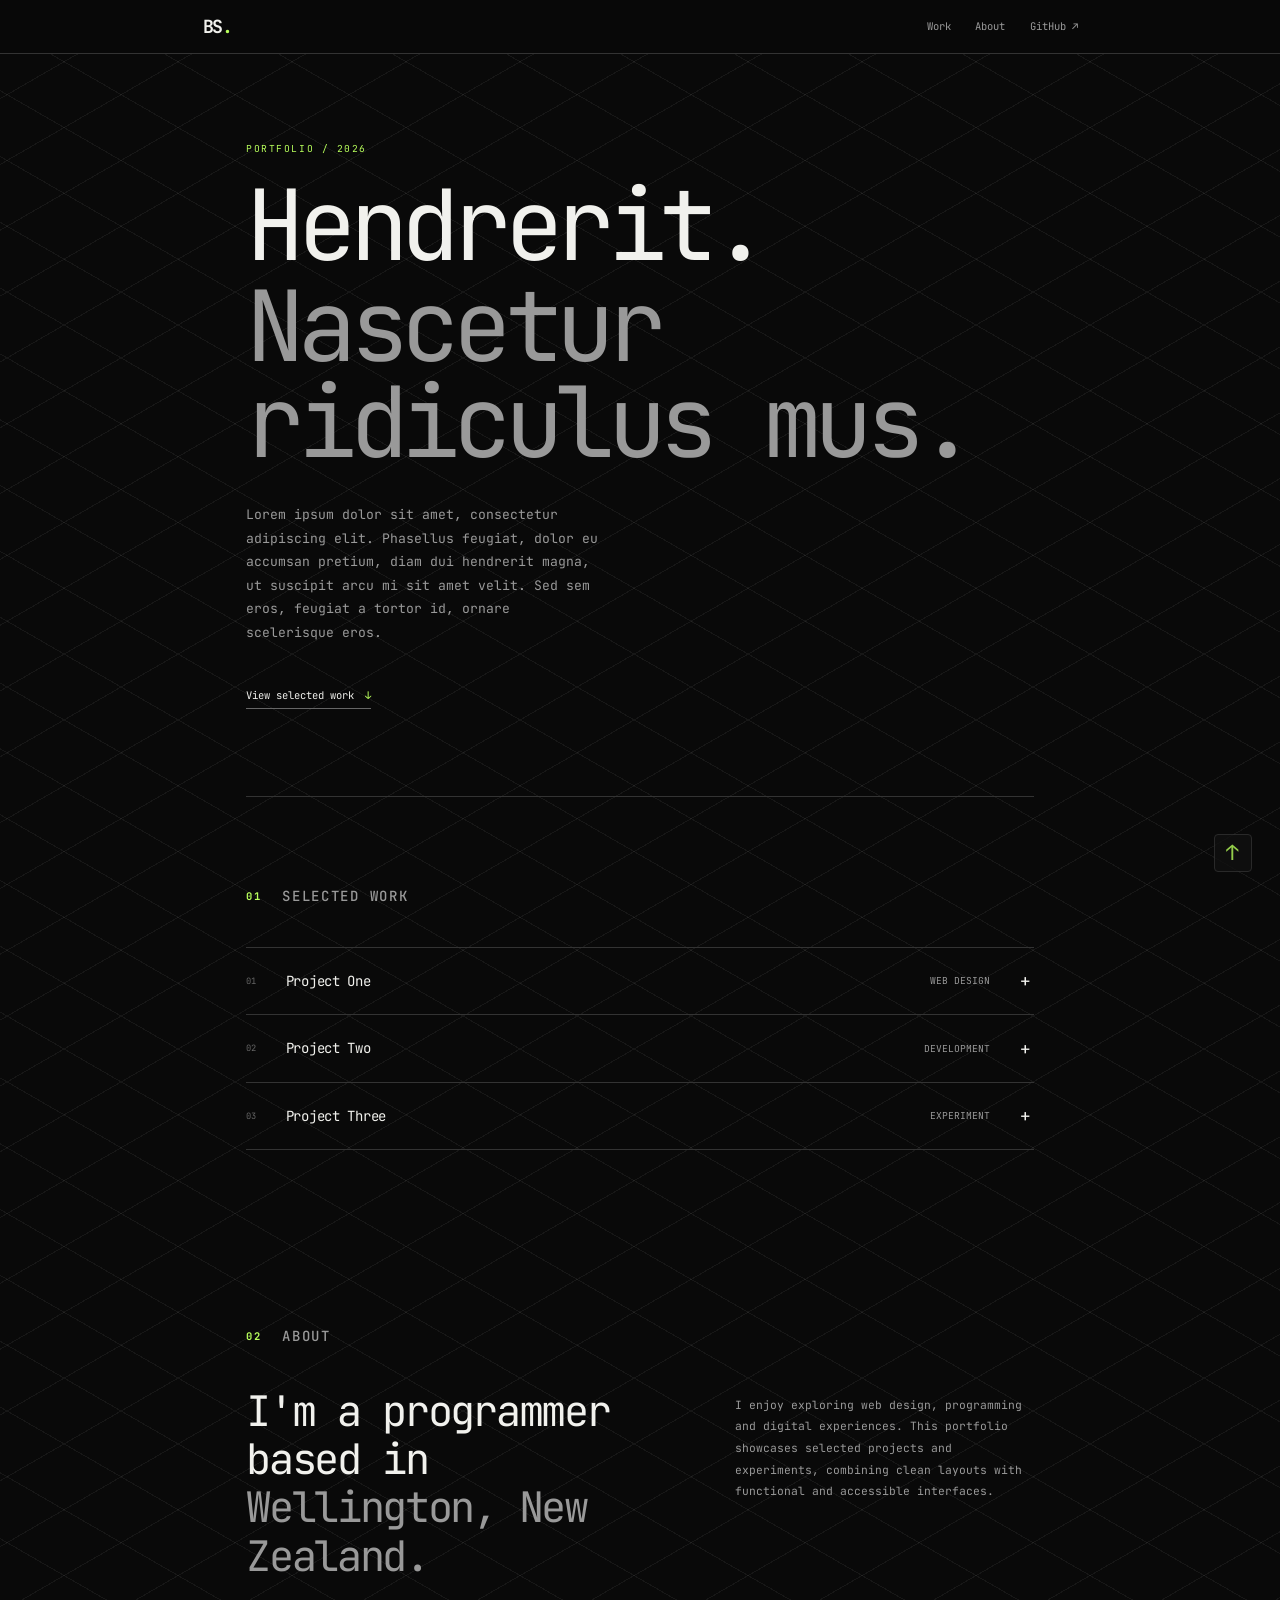
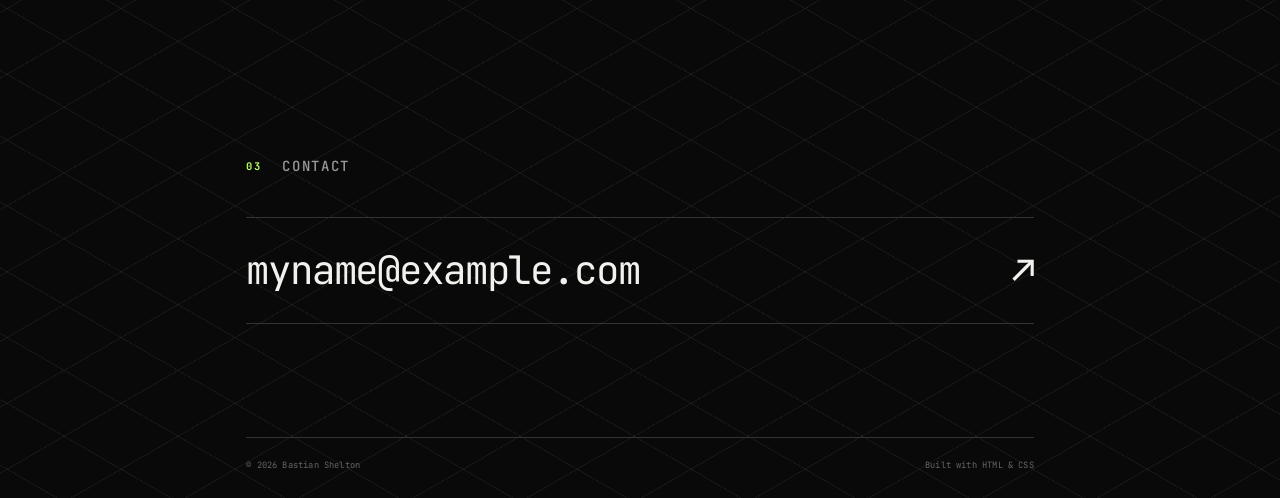
<file: index.html>
<!DOCTYPE html>
<html lang="en">
<head>
  <meta charset="UTF-8">
  <meta name="viewport" content="width=device-width, initial-scale=1.0">
  <meta name="description" content="Bastian Shelton's programming portfolio and selected projects.">
  <title>Home — Bastian Shelton</title>

  <link rel="stylesheet" href="./style/style.css">

  <link rel="preconnect" href="https://fonts.googleapis.com">
  <link rel="preconnect" href="https://fonts.gstatic.com" crossorigin>
  <link href="https://fonts.googleapis.com/css2?family=JetBrains+Mono:wght@400;500;700&display=swap" rel="stylesheet">
</head>

<body>
  <header class="site-header">
    <nav aria-label="Main navigation">
      <div class="nav-inner">
        <a href="index.html" class="logo" aria-label="BS home">BS<span>.</span></a>

        <div class="nav-links">
          <a href="#work">Work</a>
          <a href="#about">About</a>
          <a href="https://github.com/v2fingers" target="_blank" rel="noopener noreferrer">GitHub ↗</a>
        </div>
      </div>
    </nav>
  </header>

  <div class="container">
    <main>
      <section class="hero" aria-labelledby="hero-title">
        <p class="eyebrow">PORTFOLIO / 2026</p>

        <h1 id="hero-title">
          Hendrerit.
          <span>Nascetur ridiculus mus.</span>
        </h1>

        <p class="hero-text">
          Lorem ipsum dolor sit amet, consectetur adipiscing elit.
          Phasellus feugiat, dolor eu accumsan pretium, diam dui
          hendrerit magna, ut suscipit arcu mi sit amet velit.
          Sed sem eros, feugiat a tortor id, ornare scelerisque eros.
        </p>

        <a href="#work" class="hero-link">
          View selected work <span aria-hidden="true">↓</span>
        </a>
      </section>

      <section id="work" aria-labelledby="work-title">
        <div class="section-heading">
          <span class="label">01</span>
          <h2 class="section-title" id="work-title">Selected work</h2>
        </div>

        <div class="work">

          <details class="project">
            <summary>
              <span class="project-heading">
                <span class="project-number">01</span>
                <span class="project-name">Project One</span>
              </span>

              <span class="project-meta">
                <span>WEB DESIGN</span>
                <span class="plus" aria-hidden="true">+</span>
              </span>
            </summary>

            <div class="project-content">
              <div class="project-description">
                <p>
                  Orci varius natoque penatibus et magnis dis
                  parturient montes, nascetur ridiculus mus.
                  Integer molestie metus ornare, lobortis eros vel,
                  vulputate sapien.
                </p>

                <img
                  class="project-image"
                  src="https://images.unsplash.com/photo-1460925895917-afdab827c52f?auto=format&amp;fit=crop&amp;w=1200&amp;q=80"
                  alt="Data analytics dashboard with charts and statistics"
                  loading="lazy"
                >

                <div class="project-tags" role="group" aria-label="Project technologies">
                  <span>HTML</span>
                  <span>CSS</span>
                  <span>DESIGN</span>
                </div>
              </div>

              <p class="project-year">2026</p>
            </div>
          </details>

          <details class="project">
            <summary>
              <span class="project-heading">
                <span class="project-number">02</span>
                <span class="project-name">Project Two</span>
              </span>

              <span class="project-meta">
                <span>DEVELOPMENT</span>
                <span class="plus" aria-hidden="true">+</span>
              </span>
            </summary>

            <div class="project-content">
              <div class="project-description">
                <p>
                  Quisque ut euismod nulla. Maecenas imperdiet,
                  justo commodo bibendum pellentesque.
                  Quisque congue sit amet urna sit amet interdum.
                  Morbi nisl elit, bibendum sit amet malesuada
                  sit amet, finibus in tellus.
                </p>

                <img
                  class="project-image"
                  src="https://images.unsplash.com/photo-1498050108023-c5249f4df085?auto=format&amp;fit=crop&amp;w=1200&amp;q=80"
                  alt="Laptop and programming equipment on a developer's desk"
                  loading="lazy"
                >

                <div class="project-tags" role="group" aria-label="Project technologies">
                  <span>HTML</span>
                  <span>CSS</span>
                  <span>CODE</span>
                </div>
              </div>

              <p class="project-year">2026</p>
            </div>
          </details>

          <details class="project">
            <summary>
              <span class="project-heading">
                <span class="project-number">03</span>
                <span class="project-name">Project Three</span>
              </span>

              <span class="project-meta">
                <span>EXPERIMENT</span>
                <span class="plus" aria-hidden="true">+</span>
              </span>
            </summary>

            <div class="project-content">
              <div class="project-description">
                <p>
                  Morbi nisl elit, bibendum sit amet malesuada
                  sit amet, finibus in tellus. Vestibulum ante
                  ipsum primis in faucibus orci luctus et ultrices
                  posuere cubilia curae. Nunc mollis sit amet
                  lorem quis ornare.
                </p>

                <div class="project-tags" role="group" aria-label="Project technologies">
                  <span>DESIGN</span>
                  <span>RESEARCH</span>
                  <span>IDEAS</span>
                </div>
              </div>

              <p class="project-year">2025</p>
            </div>
          </details>

        </div>
      </section>

      <section id="about" aria-labelledby="about-title">
        <div class="section-heading">
          <span class="label">02</span>
          <h2 class="section-title" id="about-title">About</h2>
        </div>

        <div class="about-grid">
          <p class="about">
            I'm a programmer based in
            <span>Wellington, New Zealand.</span>
          </p>

          <p class="about-secondary">
            I enjoy exploring web design, programming and digital
            experiences. This portfolio showcases selected projects
            and experiments, combining clean layouts with functional
            and accessible interfaces.
          </p>
        </div>
      </section>

      <section class="contact-section" aria-labelledby="contact-title">
        <div class="section-heading">
          <span class="label">03</span>
          <h2 class="section-title" id="contact-title">Contact</h2>
        </div>

        <a href="mailto:myname@example.com" class="email-link">
          <span>myname@example.com</span>
          <span aria-hidden="true">↗</span>
        </a>
      </section>
    </main>

    <footer>
      <span>© 2026 Bastian Shelton</span>
      <span>Built with HTML &amp; CSS</span>
    </footer>
  </div>

  <a href="#" class="scroll-top" aria-label="Scroll back to top">↑</a>
</body>
</html>
</file>
<file: style/style.css>
/* ========================================
   1. RESET AND GLOBAL STYLES
   ======================================== */

* {
  box-sizing: border-box;
  margin: 0;
  padding: 0;
}

:root {
  --bg: #090909;
  --surface: #101010;
  --surface-hover: #171717;
  --text: #f1f1ed;
  --muted: #999999;
  --subtle: #666666;
  --line: #333333;
  --accent: #b8ff5c;
}

html {
  scroll-behavior: smooth;
  scroll-padding-top: 5rem;
  font-size: clamp(14px, 0.833vw, 18px);
}


body {
  min-height: 100vh;
  overflow-x: hidden;
  background-color: var(--bg);

  background-image:
    repeating-linear-gradient(
      30deg,
      transparent 0 28px,
      rgba(242, 242, 238, 0.06) 28px 29px,
      transparent 29px 57px
    ),
    repeating-linear-gradient(
      150deg,
      transparent 0 28px,
      rgba(242, 242, 238, 0.06) 28px 29px,
      transparent 29px 57px
    );

  color: var(--text);
  font-family: "JetBrains Mono", monospace;
  font-size: 0.875rem;
  line-height: 1.6;
  -webkit-font-smoothing: antialiased;
}

::selection {
  background: var(--accent);
  color: var(--bg);
}

a {
  color: inherit;
  text-decoration: none;
}

a:focus-visible,
summary:focus-visible {
  outline: 2px solid var(--accent);
  outline-offset: 5px;
  border-radius: 3px;
}

img {
  max-width: 100%;
}

/* ========================================
   2. HEADER AND NAVIGATION
   ======================================== */

.site-header {
  position: sticky;
  top: 0;
  z-index: 100;
}

nav {
  min-height: 3.75rem;
  border-bottom: 1px solid var(--line);
  background: rgba(9, 9, 9, 0.96);
  backdrop-filter: blur(12px);
}

.nav-inner {
  display: flex;
  align-items: center;
  justify-content: space-between;
  width: 100%;
  max-width: 67.5rem;
  min-height: 3.75rem;
  margin: 0 auto;
  padding: 0 2.5rem;
}

.logo {
  font-size: 1.3rem;
  font-weight: 700;
  letter-spacing: -0.06em;
  transition: color 0.2s ease;
}

.logo span {
  color: var(--accent);
}

.logo:hover {
  color: var(--accent);
}

.nav-links {
  display: flex;
  align-items: center;
  gap: 1.75rem;
  color: var(--muted);
  font-size: 0.75rem;
}

.nav-links a {
  transition: color 0.2s ease;
}

.nav-links a:hover {
  color: var(--accent);
}

/* ========================================
   3. MAIN LAYOUT
   ======================================== */

.container {
  width: 56.25rem;
  max-width: calc(100% - 2.5rem);
  margin: 0 auto;
}

main {
  width: 100%;
}

section {
  padding: 6.25rem 0;
}

section[id] {
  scroll-margin-top: 5rem;
}

/* ========================================
   4. HERO SECTION
   ======================================== */

.hero {
  display: flex;
  flex-direction: column;
  justify-content: center;
  min-height: 78vh;
  padding: 6.25rem 0;
  border-bottom: 1px solid var(--line);
}

.eyebrow {
  margin-bottom: 1.5rem;
  color: var(--accent);
  font-size: 0.6875rem;
  letter-spacing: 0.16em;
  animation: fade-in 0.7s ease both;
}

h1 {
  max-width: 53.125rem;
  font-size: clamp(3.5rem, 9vw, 7rem);
  font-weight: 400;
  line-height: 0.98;
  letter-spacing: -0.075em;
  overflow-wrap: anywhere;
  animation: fade-in 0.8s ease both;
}

h1 span {
  display: block;
  margin-top: 0.3rem;
  color: var(--muted);
}

.hero-text {
  max-width: 25.625rem;
  margin-top: 2.375rem;
  color: var(--muted);
  font-size: 0.9375rem;
  line-height: 1.8;
  animation: fade-in 1s ease both;
}

.hero-link {
  display: inline-flex;
  align-items: center;
  width: fit-content;
  margin-top: 3rem;
  padding-bottom: 0.3125rem;
  border-bottom: 1px solid var(--subtle);
  font-size: 0.75rem;
  transition:
    color 0.2s ease,
    border-color 0.2s ease,
    transform 0.2s ease;
}

.hero-link span {
  margin-left: 0.75rem;
  color: var(--accent);
}

.hero-link:hover {
  transform: translateY(3px);
  border-color: var(--accent);
  color: var(--accent);
}

/* ========================================
   5. SECTION HEADINGS
   ======================================== */

.section-heading {
  display: flex;
  align-items: center;
  gap: 1.5rem;
  margin-bottom: 2.8125rem;
}

.label {
  color: var(--accent);
  font-size: 0.75rem;
  font-weight: 700;
  letter-spacing: 0.15em;
}

.section-title {
  color: var(--muted);
  font-size: 1rem;
  font-weight: 500;
  text-transform: uppercase;
  letter-spacing: 0.12em;
}

/* ========================================
   6. PROJECT ACCORDION
   ======================================== */

.work {
  border-top: 1px solid var(--line);
}

.project {
  border-bottom: 1px solid var(--line);
}

.project summary {
  display: flex;
  align-items: center;
  justify-content: space-between;
  gap: 1rem;
  min-height: 4.75rem;
  padding: 0.75rem 0;
  cursor: pointer;
  list-style: none;
  transition:
    color 0.25s ease,
    padding 0.25s ease,
    background 0.25s ease;
}

.project summary::-webkit-details-marker {
  display: none;
}

.project summary::marker {
  content: "";
}

.project summary:hover {
  color: var(--accent);
}

.project[open] summary {
  color: var(--accent);
}

.project-heading {
  display: flex;
  align-items: center;
  min-width: 0;
}

.project-number {
  display: inline-block;
  width: 2.8125rem;
  flex-shrink: 0;
  color: var(--subtle);
  font-size: 0.625rem;
}

.project-name {
  font-size: 1rem;
  letter-spacing: -0.02em;
}

.project-meta {
  display: flex;
  align-items: center;
  gap: 1.875rem;
  flex-shrink: 0;
  color: var(--muted);
  font-size: 0.6875rem;
}

.plus {
  display: inline-block;
  width: 1.25rem;
  color: var(--text);
  font-size: 1.25rem;
  font-weight: 400;
  line-height: 1;
  text-align: center;
  transition:
    transform 0.3s ease,
    color 0.3s ease;
}

.project[open] .plus {
  transform: rotate(45deg);
  color: var(--accent);
}

.project-content {
  display: grid;
  grid-template-columns: minmax(0, 1fr) auto;
  gap: 2.5rem;
  padding: 0.3125rem 0 2.1875rem 2.8125rem;
  animation: reveal 0.35s ease both;
}

.project-description {
  min-width: 0;
  max-width: 31.25rem;
}

.project-description p {
  color: var(--muted);
  font-size: 0.875rem;
  line-height: 1.8;
}

.project-image {
  display: block;
  width: 100%;
  aspect-ratio: 16 / 9;
  object-fit: cover;
  margin-top: 1.5rem;
  border: 1px solid var(--line);
  border-radius: 5px;
  filter: brightness(0.85);
  transition:
    filter 0.3s ease,
    transform 0.3s ease,
    border-color 0.3s ease;
}

.project-image:hover {
  filter: brightness(1);
  transform: translateY(-3px);
  border-color: var(--accent);
}

.project-tags {
  display: flex;
  flex-wrap: wrap;
  gap: 0.4375rem;
  margin-top: 1.375rem;
}

.project-tags span {
  padding: 0.3125rem 0.5625rem;
  border: 1px solid var(--line);
  border-radius: 100px;
  color: var(--muted);
  font-size: 0.5625rem;
  text-transform: uppercase;
  letter-spacing: 0.08em;
  transition:
    border-color 0.2s ease,
    color 0.2s ease;
}

.project-tags span:hover {
  border-color: var(--accent);
  color: var(--accent);
}

.project-year {
  color: var(--subtle);
  font-size: 0.85rem;
}

/* ========================================
   7. ABOUT SECTION
   ======================================== */

.about-grid {
  display: grid;
  grid-template-columns: 1.4fr 1fr;
  gap: 5rem;
}

.about {
  max-width: 37.5rem;
  font-size: clamp(1.7rem, 4vw, 3rem);
  line-height: 1.15;
  letter-spacing: -0.055em;
}

.about span {
  color: var(--muted);
}

.about-secondary {
  max-width: 25rem;
  padding-top: 0.5rem;
  color: var(--muted);
  font-size: 0.8125rem;
  line-height: 1.9;
}

/* ========================================
   8. CONTACT SECTION
   ======================================== */

.contact-section {
  padding-bottom: 8.125rem;
}

.email-link {
  display: flex;
  align-items: center;
  justify-content: space-between;
  gap: 1rem;
  padding: 1.5rem 0;
  border-top: 1px solid var(--line);
  border-bottom: 1px solid var(--line);
  font-size: clamp(1.1rem, 4vw, 2.8rem);
  letter-spacing: -0.055em;
  overflow-wrap: anywhere;
  transition:
    color 0.2s ease,
    padding 0.25s ease,
    border-color 0.2s ease;
}

.email-link:hover {
  padding-right: 0.625rem;
  padding-left: 0.625rem;
  border-color: var(--accent);
  color: var(--accent);
}

/* ========================================
   9. FOOTER
   ======================================== */

footer {
  display: flex;
  justify-content: space-between;
  gap: 1rem;
  padding: 1.375rem 0 1.875rem;
  border-top: 1px solid var(--line);
  color: var(--subtle);
  font-size: 0.625rem;
  letter-spacing: 0.02em;
}

/* ========================================
   10. ANIMATIONS
   ======================================== */

@keyframes fade-in {
  from {
    opacity: 0;
    transform: translateY(12px);
  }

  to {
    opacity: 1;
    transform: translateY(0);
  }
}

@keyframes reveal {
  from {
    opacity: 0;
    transform: translateY(-5px);
  }

  to {
    opacity: 1;
    transform: translateY(0);
  }
}

/* Respect reduced-motion accessibility settings */
@media (prefers-reduced-motion: reduce) {
  *,
  *::before,
  *::after {
    scroll-behavior: auto !important;
    animation-duration: 0.01ms !important;
    animation-iteration-count: 1 !important;
    transition-duration: 0.01ms !important;
  }
}

/* ========================================
   11. TABLET RESPONSIVENESS
   ======================================== */

@media (max-width: 800px) {
  .nav-inner {
    padding-right: 1.5rem;
    padding-left: 1.5rem;
  }

  .container {
    max-width: calc(100% - 3rem);
  }

  .hero {
    min-height: 70vh;
  }

  .about-grid {
    grid-template-columns: 1fr 1fr;
    gap: 2.5rem;
  }

  .project-content {
    gap: 1.5rem;
    padding-left: 1.5rem;
  }
}

/* ========================================
   12. MOBILE RESPONSIVENESS
   ======================================== */

@media (max-width: 600px) {
  html {
    font-size: 14px;
  }

  .nav-inner {
    min-height: 3.75rem;
    padding-right: 1rem;
    padding-left: 1rem;
  }

  .nav-links {
    gap: 1rem;
    font-size: 0.7rem;
  }

  .container {
    max-width: calc(100% - 2rem);
  }

  .hero {
    min-height: 65vh;
    padding: 4rem 0;
  }

  h1 {
    font-size: clamp(2.6rem, 10.5vw, 4rem);
    line-height: 1.05;
    overflow-wrap: anywhere;
  }

  .hero-text {
    margin-top: 1.75rem;
    font-size: 0.875rem;
  }

  .hero-link {
    margin-top: 2rem;
  }

  section {
    padding: 4rem 0;
  }

  .section-heading {
    gap: 1rem;
    margin-bottom: 2rem;
  }

  .project summary {
    gap: 0.5rem;
    min-height: 4.5rem;
  }

  .project-number {
    width: 2rem;
  }

  .project-name {
    font-size: 0.875rem;
  }

  .project-meta {
    gap: 0.5rem;
    font-size: 0.6rem;
  }

  .project-content {
    grid-template-columns: minmax(0, 1fr);
    gap: 0.75rem;
    padding: 0.5rem 0 1.5rem;
  }

  .project-year {
    text-align: right;
  }

  .about-grid {
    grid-template-columns: 1fr;
    gap: 1.5rem;
  }

  .about {
    font-size: clamp(2rem, 8vw, 2.75rem);
  }

  .about-secondary {
    max-width: none;
  }

  .contact-section {
    padding-bottom: 5rem;
  }

  .email-link {
    font-size: clamp(1rem, 4.5vw, 1.5rem);
  }

  footer {
    flex-wrap: wrap;
    font-size: 0.6rem;
  }
}

/* ========================================
   13. VERY SMALL SCREENS
   ======================================== */

@media (max-width: 360px) {
  .nav-links {
    gap: 0.625rem;
    font-size: 0.625rem;
  }

  .logo {
    font-size: 1.1rem;
  }

  .project-meta > span:first-child {
    display: none;
  }

  .section-title {
    font-size: 0.875rem;
  }
}


/* ========================================
   14. 404 ERROR PAGE
   ======================================== */

.error-page {
  display: flex;
  align-items: center;
  justify-content: center;
  min-height: calc(100vh - 7.5rem);
  padding: 5rem 0;
  text-align: center;
}

.error-content {
  display: flex;
  flex-direction: column;
  align-items: center;
  width: 100%;
}

.error-content .eyebrow {
  margin-bottom: 1rem;
}

.error-code {
  color: var(--text);
  font-size: clamp(8rem, 25vw, 18rem);
  font-weight: 700;
  line-height: 0.9;
  letter-spacing: -0.1em;
  animation: fade-in 0.8s ease both;
}

.error-code span {
  display: inline;
  margin: 0;
  color: var(--accent);
}

.error-title {
  margin-top: 2rem;
  font-size: clamp(1.5rem, 4vw, 2.5rem);
  font-weight: 500;
  letter-spacing: -0.06em;
  animation: fade-in 0.9s ease both;
}

.error-description {
  max-width: 27rem;
  margin-top: 1rem;
  color: var(--muted);
  font-size: 0.875rem;
  line-height: 1.9;
  animation: fade-in 1s ease both;
}

.home-button {
  display: inline-flex;
  align-items: center;
  justify-content: center;
  gap: 0.75rem;
  margin-top: 2rem;
  padding: 0.875rem 1.25rem;
  border: 1px solid var(--accent);
  border-radius: 3px;
  background: var(--accent);
  color: var(--bg);
  font-size: 0.75rem;
  font-weight: 700;
  transition:
    background 0.2s ease,
    color 0.2s ease,
    transform 0.2s ease;
}

.home-button:hover {
  transform: translateY(-3px);
  background: transparent;
  color: var(--accent);
}

.home-button span {
  font-size: 1rem;
}

.error-footer {
  margin-top: 4rem;
  color: var(--subtle);
  font-size: 0.625rem;
  letter-spacing: 0.12em;
}

@media (max-width: 600px) {
  .error-page {
    min-height: calc(100svh - 7.5rem);
    padding: 3rem 0;
  }

  .error-description {
    max-width: 21rem;
    padding: 0 0.5rem;
  }

  .error-footer {
    margin-top: 3rem;
  }
}



/* ========================================
   15. BACK TO TOP BUTTON
   ======================================== */

.scroll-top {
  position: fixed;
  right: 2rem;
  bottom: 2rem;
  z-index: 99;

  display: flex;
  align-items: center;
  justify-content: center;

  width: 2.75rem;
  height: 2.75rem;

  border: 1px solid var(--line);
  border-radius: 4px;
  background: rgba(16, 16, 16, 0.95);

  color: var(--accent);
  font-size: 1.5rem;
  line-height: 1;

  opacity: 0.8;
  transition:
    background 0.2s ease,
    border-color 0.2s ease,
    color 0.2s ease,
    opacity 0.2s ease,
    transform 0.2s ease;
}

.scroll-top:hover {
  transform: translateY(-4px);
  border-color: var(--accent);
  background: var(--accent);
  color: var(--bg);
  opacity: 1;
}

.scroll-top:focus-visible {
  outline: 2px solid var(--accent);
  outline-offset: 4px;
}

@media (max-width: 600px) {
  .scroll-top {
    right: 1rem;
    bottom: 1rem;
    width: 2.5rem;
    height: 2.5rem;
  }
}
</file>
